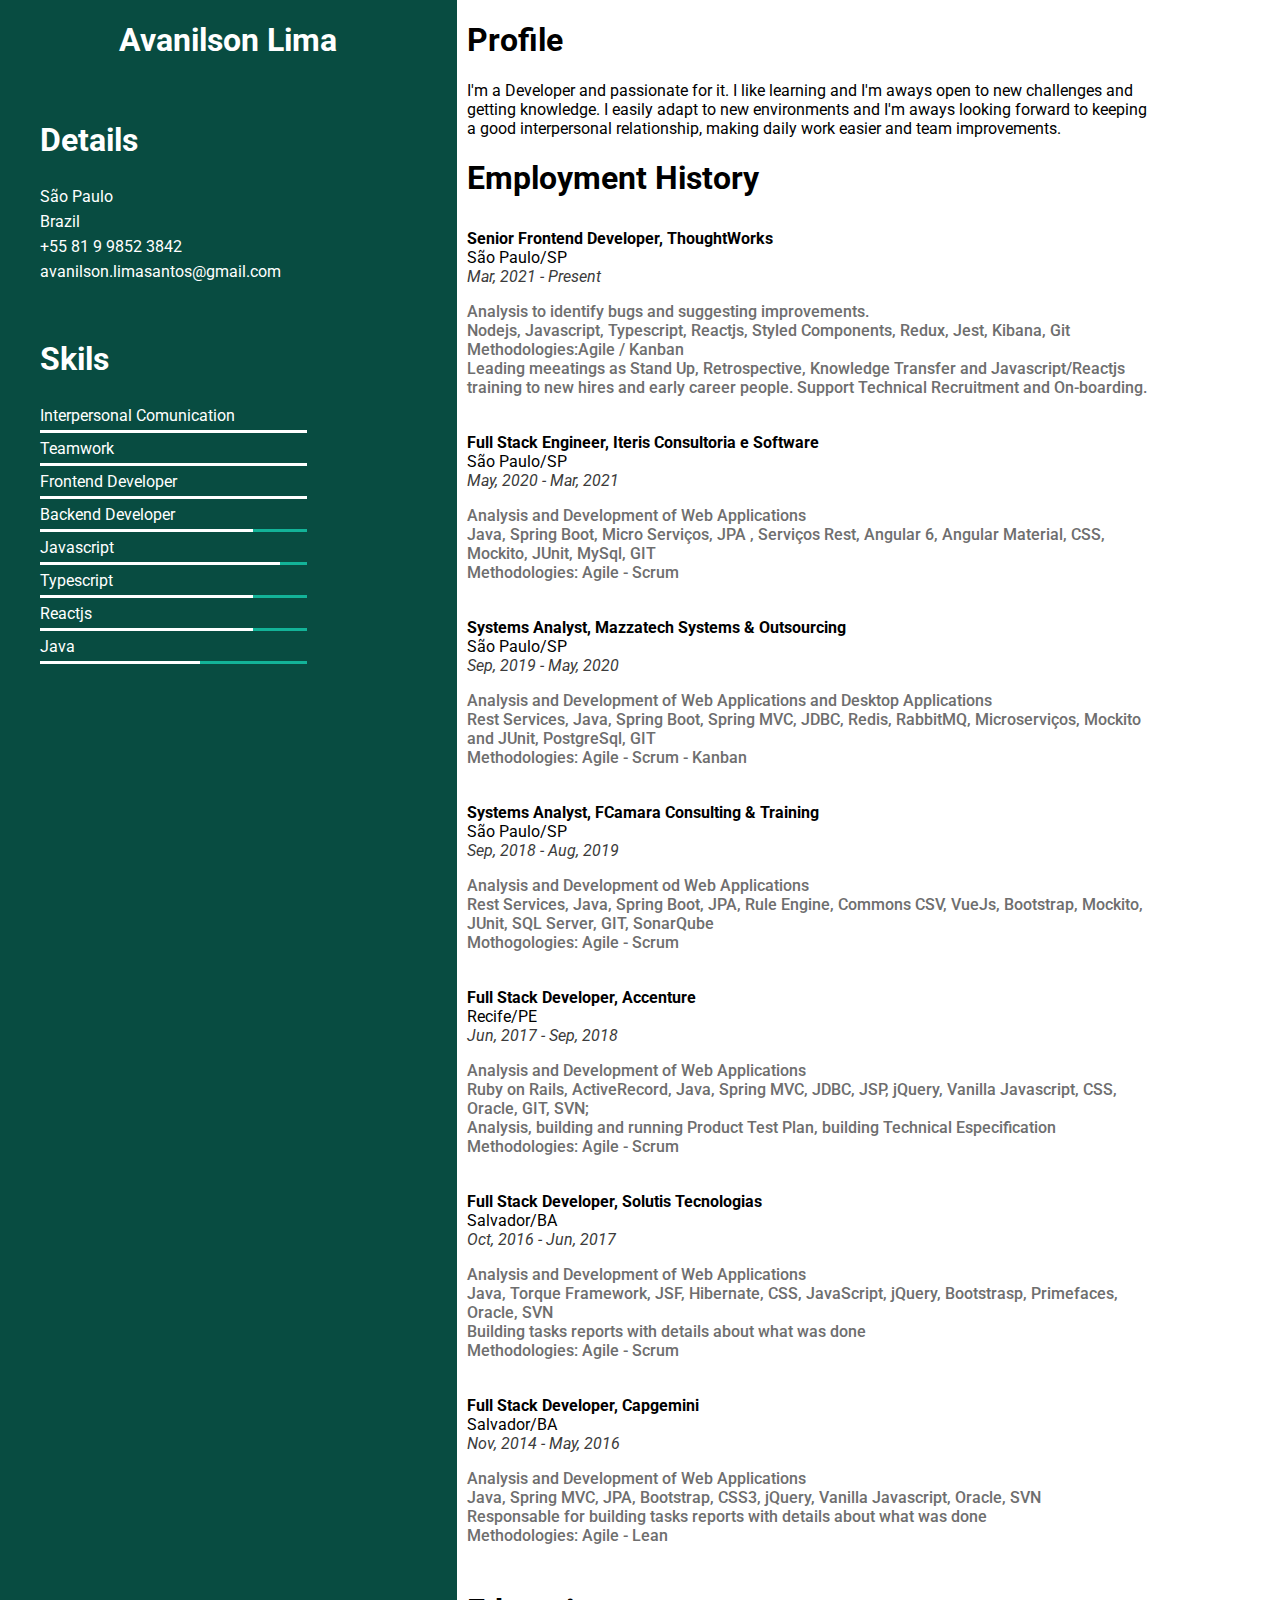
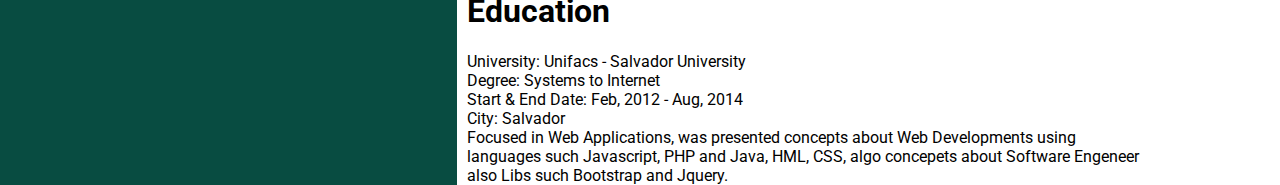
<file: index.html>
<!DOCTYPE html>
<html lang="en">
	<head>
		<meta charset="UTF-8" />
		<meta http-equiv="X-UA-Compatible" content="IE=edge" />
		<meta name="viewport" content="width=device-width, initial-scale=1.0" />
		<link rel="stylesheet" href="./css/style.css" />
		<title>Document</title>
	</head>
	<body>
		<div id="container">
			<aside>
                <div>
                    <h1>Avanilson Lima</h1>
                </div>
				<ul>
					<li><h1>Details</h1></li>
					<li>São Paulo</li>
					<li>Brazil</li>
					<li>+55 81 9 9852 3842</li>
					<li>avanilson.limasantos@gmail.com</li>
				</ul>
				<ul>
                    <li><h1>Skils</h1></li>
					<li>
						<span>Interpersonal Comunication</span>
						<div><div style="width: 100%" /></div></div>
					</li>
					<li>
						<span>Teamwork</span>
						<div><div style="width: 100%" /></div></div>
					</li>
					<li>
						<span>Frontend Developer</span>
						<div><div style="width: 100%" /></div></div>
					</li>
					<li>
						<span>Backend Developer</span>
						<div><div style="width: 80%" /></div></div>
					</li>
					<li>
						<span>Javascript</span>
						<div><div style="width: 90%" /></div></div>
					</li>
					<li>
						<span>Typescript</span>
						<div><div style="width: 80%" /></div></div>
					</li>
					<li>
						<span>Reactjs</span>
						<div><div style="width: 80%" /></div></div>
					</li>
					<li>
						<span>Java</span>
						<div><div style="width: 60%" /></div></div>
					</li>
				</ul>
			</aside>
			<section>
				<div>
					<h1>Profile</h1>
					<span>
						I'm a Developer and passionate for it. I like learning and I'm aways open to new challenges and getting knowledge. I easily adapt to new environments and I'm aways looking forward to keeping a good interpersonal relationship, making daily work easier and team improvements.
					</span>
				</div>
				<div class="employment-history">
					<h1>Employment History</h1>
					<div>
						<span>Senior Frontend Developer, ThoughtWorks</span>
						<span>São Paulo/SP</span>
						<em>Mar, 2021 - Present</em>
							<ul>
								<li>Analysis to identify bugs and suggesting improvements.</li>
								<li>Nodejs, Javascript, Typescript, Reactjs, Styled Components, Redux, Jest, Kibana,
									Git</li>
									<li>Methodologies:Agile / Kanban</li>
									<li>Leading meeatings as Stand Up, Retrospective, Knowledge Transfer and Javascript/Reactjs training to new hires and early career people.
										Support Technical Recruitment and On-boarding.</li>
							</ul>
					</div>
					<div>
						<span>Full Stack Engineer, Iteris Consultoria e Software</span>
						<span>São Paulo/SP</span>
						<em>May, 2020 - Mar, 2021</em>
							<ul>
								<li>Analysis and Development of Web Applications</li>
								<li>Java, Spring Boot, Micro Serviços, JPA , Serviços Rest, Angular 6, Angular Material, CSS, Mockito, JUnit, MySql, GIT</li>
								<li>Methodologies: Agile - Scrum</li>
							</ul>
					</div>
					<div>
						<span>Systems Analyst, Mazzatech Systems & Outsourcing</span>
						<span>São Paulo/SP</span>
						<em>Sep, 2019 - May, 2020</em>
							<ul>
								<li>Analysis and Development of Web Applications and Desktop Applications</li>
								<li>Rest Services, Java, Spring Boot, Spring MVC, JDBC, Redis, RabbitMQ, Microserviços, Mockito and JUnit, PostgreSql, GIT</li>
								<li>Methodologies: Agile - Scrum - Kanban</li>
							</ul>
					</div>
					<div>
						<span>Systems Analyst, FCamara Consulting & Training</span>
						<span>São Paulo/SP</span>
						<em>Sep, 2018 - Aug, 2019</em>
							<ul>
								<li>Analysis and Development od Web Applications</li>
								<li>Rest Services, Java, Spring Boot, JPA, Rule Engine, Commons CSV, VueJs, Bootstrap, Mockito, JUnit, SQL Server, GIT, SonarQube</li>
								<li>Mothogologies: Agile - Scrum</li>
							</ul>
					</div>
					<div>
						<span>Full Stack Developer, Accenture</span>
						<span>Recife/PE</span>
						<em>Jun, 2017 - Sep, 2018</em>
							<ul>
								<li>Analysis and Development of Web Applications</li>
								<li>Ruby on Rails, ActiveRecord, Java, Spring MVC, JDBC, JSP, jQuery, Vanilla Javascript, CSS, Oracle, GIT, SVN;</li>
								<li>Analysis, building and running Product Test Plan, building Technical Especification</li>
								<li>Methodologies: Agile - Scrum</li>
							</ul>
					</div>
					<div>
						<span>Full Stack Developer, Solutis Tecnologias</span>
						<span>Salvador/BA</span>
						<em>Oct, 2016 - Jun, 2017</em>
							<ul>
								<li>Analysis and Development of Web Applications</li>
								<li>Java, Torque Framework, JSF, Hibernate, CSS, JavaScript, jQuery, Bootstrasp, Primefaces, Oracle, SVN</li>
								<li>Building tasks reports with details about what was done</li>
								<li>Methodologies: Agile - Scrum</li>
							</ul>
					</div>
					<div>
						<span>Full Stack Developer, Capgemini</span>
						<span>Salvador/BA</span>
						<em>Nov, 2014 - May, 2016</em>
							<ul>
								<li>Analysis and Development of Web Applications</li>
								<li>Java, Spring MVC, JPA, Bootstrap, CSS3, jQuery, Vanilla Javascript, Oracle, SVN</li>
								<li>Responsable for building tasks reports with details about what was done</li>
								<li>Methodologies: Agile - Lean</li>
							</ul>
					</div>
				</div>
				<div>
					<h1>
						Education
					</h1>
					<div>
						<span>University:</span>
						<span>Unifacs - Salvador University</span>
					</div>
					<div>
						<span>Degree:</span>
						<span>Systems to Internet</span>
					</div>
					<div>
						<span>Start & End Date:</span>
						<span>Feb, 2012 - Aug, 2014</span>
					</div>
					<div>
						<span>City:</span>
						<span>Salvador</span>
					</div>
					<div>
						<span>
							Focused in Web Applications, was presented concepts about Web Developments using languages such Javascript, PHP and Java, HML, CSS, algo concepets about Software Engeneer also Libs such Bootstrap and Jquery. 
						</span>
					</div>
				</div>
			</section>
		</div>
	</body>
</html>
</file>
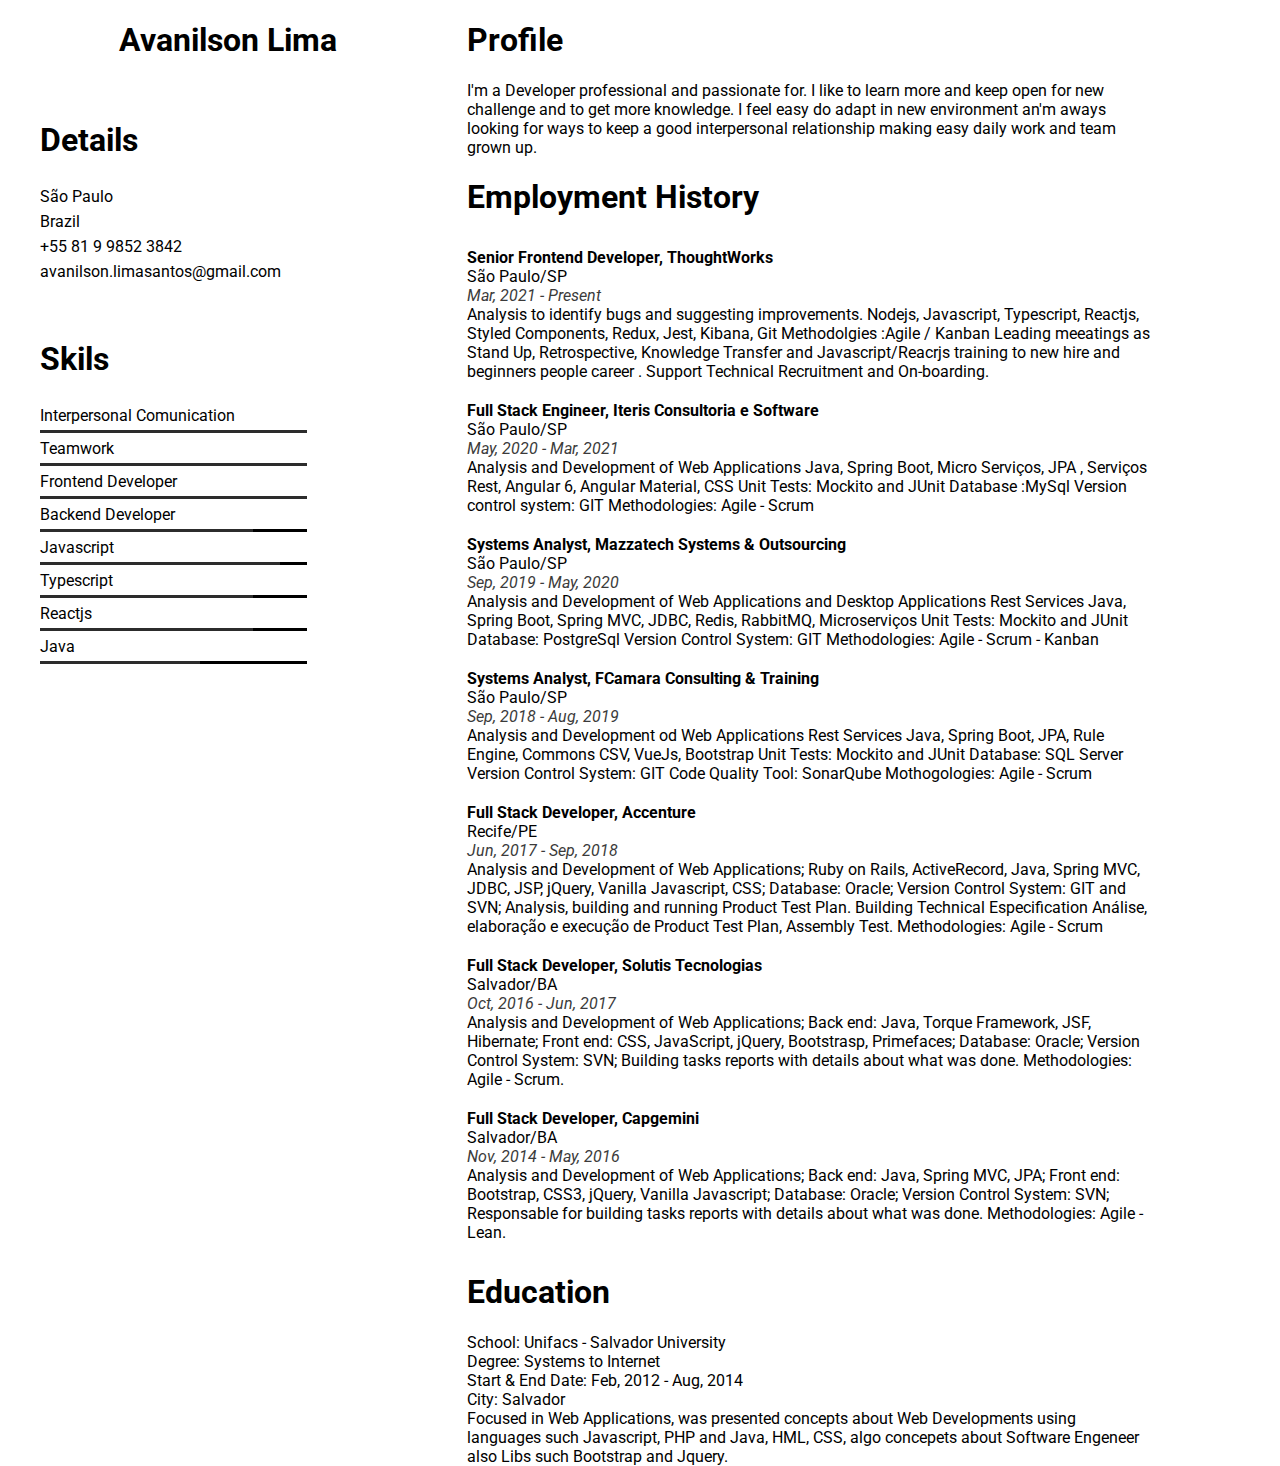
<file: src/index.html>
<!DOCTYPE html>
<html lang="en">
	<head>
		<meta charset="UTF-8" />
		<meta http-equiv="X-UA-Compatible" content="IE=edge" />
		<meta name="viewport" content="width=device-width, initial-scale=1.0" />
		<link rel="stylesheet" href="./style.css" />
		<title>Document</title>
	</head>
	<body>
		<div id="container">
			<aside>
                <div>
                    <h1>Avanilson Lima</h1>
                </div>
				<ul>
					<li><h1>Details</h1></li>
					<li>São Paulo</li>
					<li>Brazil</li>
					<li>+55 81 9 9852 3842</li>
					<li>avanilson.limasantos@gmail.com</li>
				</ul>
				<ul>
                    <li><h1>Skils</h1></li>
					<li>
						<span>Interpersonal Comunication</span>
						<div><div style="width: 100%" /></div></div>
					</li>
					<li>
						<span>Teamwork</span>
						<div><div style="width: 100%" /></div></div>
					</li>
					<li>
						<span>Frontend Developer</span>
						<div><div style="width: 100%" /></div></div>
					</li>
					<li>
						<span>Backend Developer</span>
						<div><div style="width: 80%" /></div></div>
					</li>
					<li>
						<span>Javascript</span>
						<div><div style="width: 90%" /></div></div>
					</li>
					<li>
						<span>Typescript</span>
						<div><div style="width: 80%" /></div></div>
					</li>
					<li>
						<span>Reactjs</span>
						<div><div style="width: 80%" /></div></div>
					</li>
					<li>
						<span>Java</span>
						<div><div style="width: 60%" /></div></div>
					</li>
				</ul>
			</aside>
			<section>
				<div>
					<h1>Profile</h1>
					<span>
						I'm a Developer professional and passionate for. I like to learn more and keep open for new challenge and to get more knowledge. I feel easy do adapt in new environment an'm aways looking for ways to keep a good interpersonal relationship making easy daily work and team grown up.
					</span>
				</div>
				<div class="employment-history">
					<h1>Employment History</h1>
					<div>
						<span>Senior Frontend Developer, ThoughtWorks</span>
						<span>São Paulo/SP</span>
						<em>Mar, 2021 - Present</em>
						<span>
							Analysis to identify bugs and suggesting improvements.
Nodejs, Javascript, Typescript, Reactjs, Styled Components, Redux, Jest, Kibana,
Git
Methodolgies :Agile / Kanban
Leading meeatings as Stand Up, Retrospective, Knowledge Transfer and Javascript/Reacrjs training to  new hire and beginners people career .
Support Technical Recruitment and On-boarding.
						</span>
					</div>
					<div>
						<span>Full Stack Engineer, Iteris Consultoria e Software</span>
						<span>São Paulo/SP</span>
						<em>May, 2020 - Mar, 2021</em>
						<span>
							Analysis and Development of Web Applications
Java, Spring Boot, Micro Serviços, JPA , Serviços Rest, Angular 6, Angular Material, CSS
Unit Tests: Mockito and JUnit
Database :MySql
Version control system: GIT
Methodologies: Agile - Scrum
						</span>
					</div>


					<div>
						<span>Systems Analyst, Mazzatech Systems & Outsourcing</span>
						<span>São Paulo/SP</span>
						<em>Sep, 2019 - May, 2020</em>
						<span>
							Analysis and Development of Web Applications and Desktop Applications
Rest Services
Java, Spring Boot, Spring MVC, JDBC, Redis, RabbitMQ, Microserviços
Unit Tests: Mockito and JUnit
Database: PostgreSql
Version Control System: GIT
Methodologies: Agile - Scrum - Kanban
						</span>
					</div>


					<div>
						<span>Systems Analyst, FCamara Consulting & Training</span>
						<span>São Paulo/SP</span>
						<em>Sep, 2018 - Aug, 2019</em>
						<span>
							Analysis and Development od Web Applications
Rest Services
Java, Spring Boot, JPA, Rule Engine, Commons CSV, VueJs, Bootstrap
Unit Tests: Mockito and JUnit
Database: SQL Server
Version Control System: GIT
Code Quality Tool: SonarQube
Mothogologies: Agile - Scrum
						</span>
					</div>



					<div>
						<span>Full Stack Developer, Accenture</span>
						<span>Recife/PE</span>
						<em>Jun, 2017 - Sep, 2018</em>
						<span>
							Analysis and Development of Web Applications;
Ruby on Rails, ActiveRecord, Java, Spring MVC, JDBC, JSP, jQuery, Vanilla Javascript, CSS;
Database: Oracle;
Version Control System: GIT and SVN;
Analysis, building and running Product Test Plan.
Building Technical Especification
Análise, elaboração e execução de Product Test Plan, Assembly Test.
Methodologies: Agile - Scrum
						</span>
					</div>




					<div>
						<span>Full Stack Developer, Solutis Tecnologias</span>
						<span>Salvador/BA</span>
						<em>Oct, 2016 - Jun, 2017</em>
						<span>
							Analysis and Development of Web Applications;
Back end: Java, Torque Framework, JSF, Hibernate;
Front end: CSS, JavaScript, jQuery, Bootstrasp, Primefaces;
Database: Oracle;
Version Control System: SVN;
Building tasks reports with details about what was done.
Methodologies: Agile - Scrum.
						</span>
					</div>


					<div>
						<span>Full Stack Developer, Capgemini</span>
						<span>Salvador/BA</span>
						<em>Nov, 2014 - May, 2016</em>
						<span>
							Analysis and Development of Web Applications;
Back end: Java, Spring MVC, JPA;
Front end: Bootstrap, CSS3, jQuery, Vanilla Javascript;
Database: Oracle;
Version Control System: SVN;
Responsable for building tasks reports with details about what was done.
Methodologies: Agile - Lean.
						</span>
					</div>
				</div>
				<div>
					<h1>
						Education
					</h1>
					<div>
						<span>School:</span>
						<span>Unifacs - Salvador University</span>
					</div>
					<div>
						<span>Degree:</span>
						<span>Systems to Internet</span>
					</div>
					<div>
						<span>Start & End Date:</span>
						<span>Feb, 2012 - Aug, 2014</span>
					</div>
					<div>
						<span>City:</span>
						<span>Salvador</span>
					</div>
					<div>
						<span>
							Focused in Web Applications, was presented concepts about Web Developments using languages such Javascript, PHP and Java, HML, CSS, algo concepets about Software Engeneer also Libs such Bootstrap and Jquery. 
						</span>
					</div>
				</div>
			</section>
		</div>
	</body>
	<script type="text/javascript" src="./index.js"></script>
</html>
</file>
<file: css/style.css>
@import url("https://fonts.googleapis.com/css2?family=Roboto:ital,wght@0,100;0,400;1,100&display=swap");
* {
	list-style: none;
	text-decoration: none;
}
body {
	margin: 0;
	padding: 0;
}

#container {
	display: flex;
	justify-content: center;
	width: 90vw;
	font-family: "Roboto", sans-serif;
}

aside {
	display: flex;
	flex-direction: column;
	width: 40%;
	background-color: #084c41;
	color: #ffffff;
}
aside div:nth-child(1) {
	display: flex;
	justify-content: center;
}
aside ul li {
	width: 80%;
	padding: 3px 0;
}

aside ul li div {
	width: 80%;
	padding: 0;
	align-items: flex-start;
	background-color: #13b398;
}

aside ul li div div {
	margin-top: 5px;
	background-color: #ffffff;
	height: 3px;
}

section {
	display: flex;
	flex-direction: column;
	width: 60%;
	height: 100%;
	background-color: #000000;
}

em {
	color: #3b3b3b;
}

section {
	display: flex;
	flex-direction: column;
	background-color: unset;
	padding-left: 10px;
}

section div.employment-history div {
	display: flex;
	flex-direction: column;
	padding: 10px 0;
}

.employment-history div span:nth-child(1) {
	font-weight: bold;
}

section .employment-history ul {
	padding: 0;
	font-weight: 500;
	color: #6e6e6e;
}
</file>
<file: src/style.css>
@import url("https://fonts.googleapis.com/css2?family=Roboto:ital,wght@0,100;1,100&display=swap");
* {
	list-style: none;
	text-decoration: none;
}
body {
	margin: 0;
	padding: 0;
}

#container {
	display: flex;
	justify-content: center;
	width: 90vw;
	font-family: "Roboto", sans-serif;
}

aside {
	display: flex;
	flex-direction: column;
	width: 40%;
	/* background-color: #084c41; */
}
aside div:nth-child(1) {
	display: flex;
	justify-content: center;
}
aside ul li {
	width: 80%;
	padding: 3px 0;
}

aside ul li div {
	width: 80%;
	padding: 0;
	align-items: flex-start;
	background-color: #000000;
}

aside ul li div div {
	margin-top: 5px;
	background-color: #2c2c2c;
	height: 3px;
}

section {
	display: flex;
	flex-direction: column;
	width: 60%;
	height: 100%;
	background-color: #000000;
}

section {
	display: flex;
	flex-direction: column;
	background-color: unset;
	padding-left: 10px;
}

section div.employment-history div {
	display: flex;
	flex-direction: column;
	padding: 10px 0;
}
</file>
